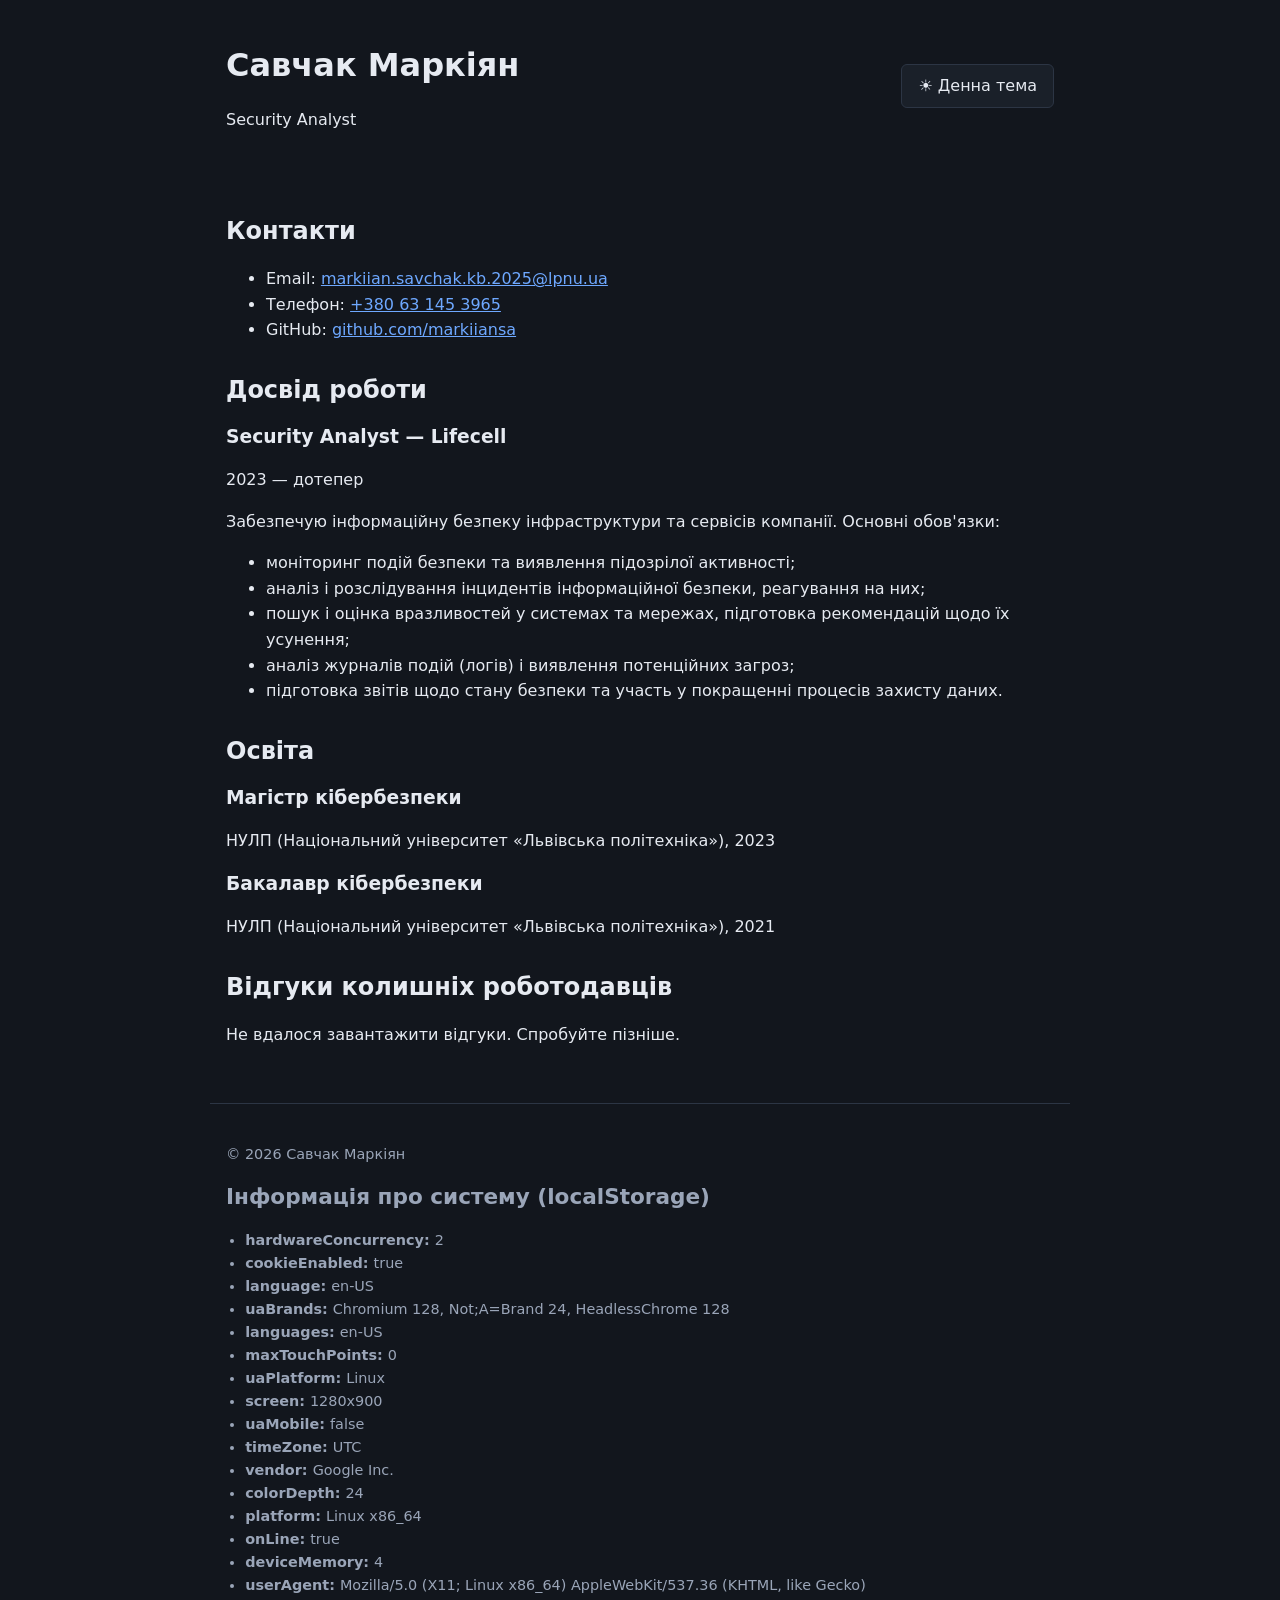
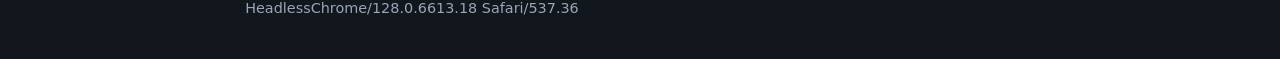
<file: index.html>
<!DOCTYPE html>
<html lang="uk" data-theme="light">
<head>
  <meta charset="UTF-8">
  <meta name="viewport" content="width=device-width, initial-scale=1.0">
  <meta name="description" content="Резюме Савчака Маркіяна — Security Analyst">
  <title>Резюме — Савчак Маркіян</title>
  <link rel="stylesheet" href="css/style.css">
</head>
<body>
  <header>
    <div>
      <h1>Савчак Маркіян</h1>
      <p>Security Analyst</p>
    </div>
    <button id="theme-toggle" type="button" aria-label="Перемкнути тему">🌙 Нічна тема</button>
  </header>

  <main>
    <section id="contacts">
      <h2>Контакти</h2>
      <ul>
        <li>Email: <a href="mailto:markiian.savchak.kb.2025@lpnu.ua">markiian.savchak.kb.2025@lpnu.ua</a></li>
        <li>Телефон: <a href="tel:+380631453965">+380 63 145 3965</a></li>
        <li>GitHub: <a href="https://github.com/markiiansa" target="_blank" rel="noopener noreferrer">github.com/markiiansa</a></li>
      </ul>
    </section>

    <section id="experience">
      <h2>Досвід роботи</h2>
      <article>
        <h3>Security Analyst — Lifecell</h3>
        <p><time datetime="2023">2023</time> — дотепер</p>
        <p>Забезпечую інформаційну безпеку інфраструктури та сервісів компанії. Основні обов'язки:</p>
        <ul>
          <li>моніторинг подій безпеки та виявлення підозрілої активності;</li>
          <li>аналіз і розслідування інцидентів інформаційної безпеки, реагування на них;</li>
          <li>пошук і оцінка вразливостей у системах та мережах, підготовка рекомендацій щодо їх усунення;</li>
          <li>аналіз журналів подій (логів) і виявлення потенційних загроз;</li>
          <li>підготовка звітів щодо стану безпеки та участь у покращенні процесів захисту даних.</li>
        </ul>
      </article>
    </section>

    <section id="education">
      <h2>Освіта</h2>
      <article>
        <h3>Магістр кібербезпеки</h3>
        <p>НУЛП (Національний університет «Львівська політехніка»), <time datetime="2023">2023</time></p>
      </article>
      <article>
        <h3>Бакалавр кібербезпеки</h3>
        <p>НУЛП (Національний університет «Львівська політехніка»), <time datetime="2021">2021</time></p>
      </article>
    </section>

    <section id="reviews">
      <h2>Відгуки колишніх роботодавців</h2>
      <p id="reviews-status">Завантаження відгуків…</p>
      <div id="reviews-list"></div>
    </section>
  </main>

  <footer>
    <p>&copy; 2026 Савчак Маркіян</p>
    <h2>Інформація про систему (localStorage)</h2>
    <ul id="storage-info"></ul>
  </footer>

  <!-- Модальне вікно зворотного зв'язку (з'являється через 1 хвилину) -->
  <div id="feedback-modal" class="modal" role="dialog" aria-modal="true" aria-labelledby="feedback-title" hidden>
    <div class="modal-content">
      <h2 id="feedback-title">Зворотний зв'язок</h2>
      <!-- Замініть YOUR_FORM_ID на endpoint зі свого акаунта Formspree -->
      <form action="https://formspree.io/f/YOUR_FORM_ID" method="POST">
        <label>Ім'я
          <input type="text" name="name" required>
        </label>
        <label>Email
          <input type="email" name="email" required>
        </label>
        <label>Номер телефону
          <input type="tel" name="phone" required>
        </label>
        <label>Повідомлення
          <textarea name="message" rows="4" required></textarea>
        </label>
        <div class="modal-actions">
          <button type="submit">Надіслати</button>
          <button type="button" id="modal-close">Закрити</button>
        </div>
      </form>
    </div>
  </div>

  <script src="js/script.js"></script>
</body>
</html>
</file>
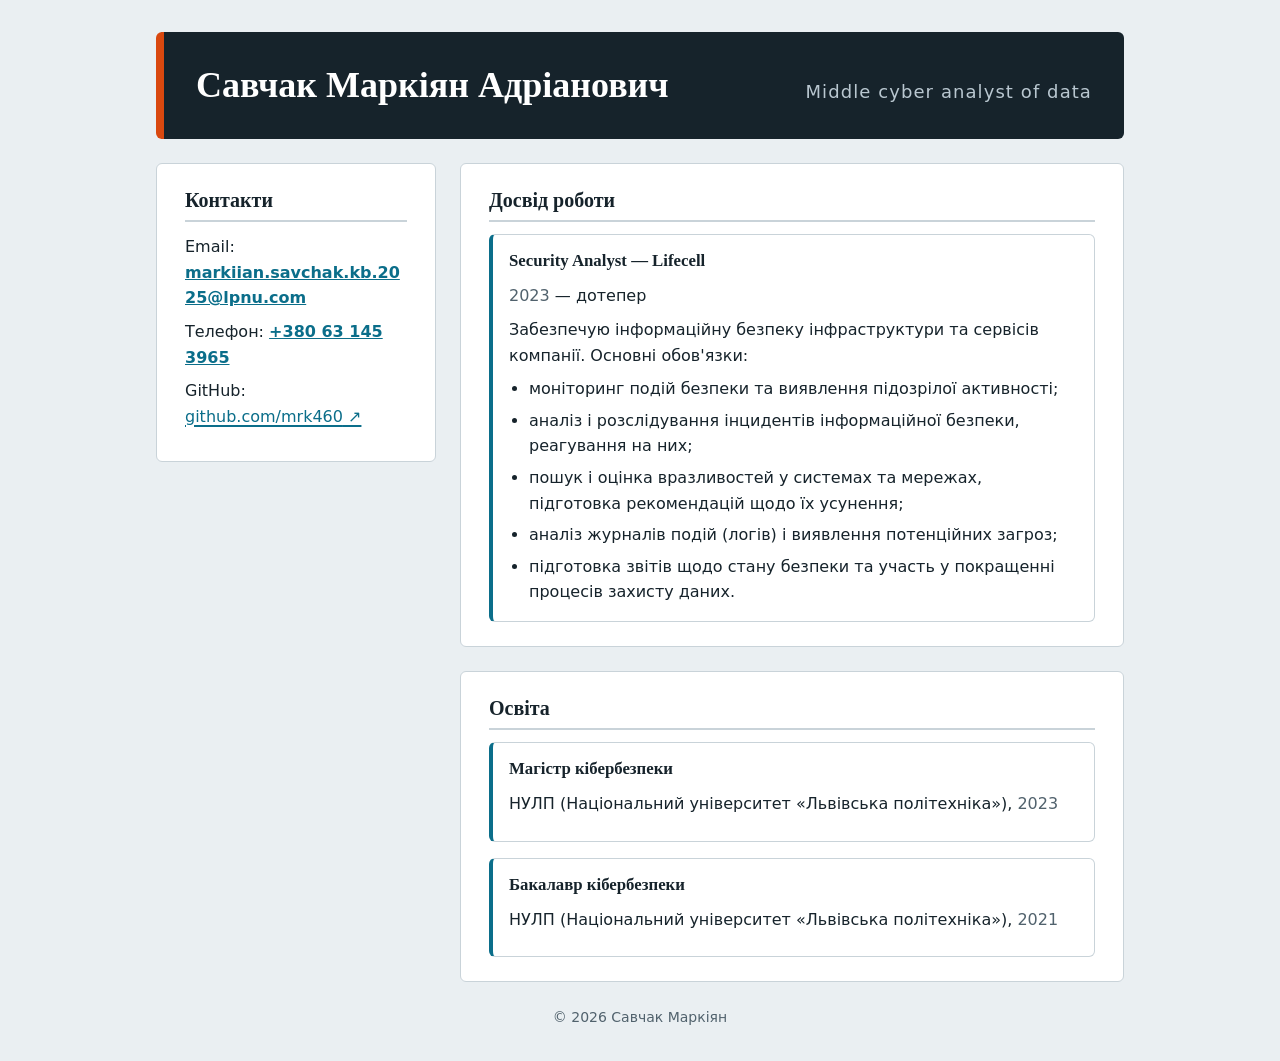
<file: lab_3/index.html>
<!DOCTYPE html>
<html lang="uk">
<head>
<meta charset="UTF-8">
<meta name="viewport" content="width=device-width, initial-scale=1.0">
<meta name="description" content="Резюме Савчака Маркіяна — Middle cyber analyst of data">
<title>Резюме — Савчак Маркіян</title>

<!-- 1. ЗОВНІШНІ стилі (основна частина правил у styles.css) -->
<link rel="stylesheet" href="styles.css">

<!-- 2. ВНУТРІШНІ стилі (один блок у <head>) -->
<style>
  time {
    color: var(--muted);
    font-variant-numeric: tabular-nums;
  }
</style>
</head>
<body>

<header class="hero">
<h1>Савчак Маркіян Адріанович</h1>
<!-- 3. ВБУДОВАНІ (inline) стилі: один раз, на конкретному елементі -->
<p class="role" style="letter-spacing: 0.06em;">Middle cyber analyst of data</p>
</header>

<main>

<section id="contacts">
<h2>Контакти</h2>
<ul class="contact-list">
<li>Email: <a href="mailto:markiian.savchak.kb.2025@lpnu.com">markiian.savchak.kb.2025@lpnu.com</a></li>
<li>Телефон: <a href="tel:+380631453965">+380 63 145 3965</a></li>
<li>GitHub: <a href="https://github.com/mrk460" target="_blank" rel="noopener noreferrer">github.com/mrk460</a></li>
</ul>
</section>

<section id="experience">
<h2>Досвід роботи</h2>
<article class="entry">
<h3>Security Analyst — Lifecell</h3>
<p><time datetime="2023">2023</time> — дотепер</p>
<p>Забезпечую інформаційну безпеку інфраструктури та сервісів компанії. Основні обов'язки:</p>
<ul class="duties">
<li>моніторинг подій безпеки та виявлення підозрілої активності;</li>
<li>аналіз і розслідування інцидентів інформаційної безпеки, реагування на них;</li>
<li>пошук і оцінка вразливостей у системах та мережах, підготовка рекомендацій щодо їх усунення;</li>
<li>аналіз журналів подій (логів) і виявлення потенційних загроз;</li>
<li>підготовка звітів щодо стану безпеки та участь у покращенні процесів захисту даних.</li>
</ul>
</article>
</section>

<section id="education">
<h2>Освіта</h2>
<article class="entry">
<h3>Магістр кібербезпеки</h3>
<p>НУЛП (Національний університет «Львівська політехніка»), <time datetime="2023">2023</time></p>
</article>
<article class="entry">
<h3>Бакалавр кібербезпеки</h3>
<p>НУЛП (Національний університет «Львівська політехніка»), <time datetime="2021">2021</time></p>
</article>
</section>

</main>

<footer class="site-footer">
<p>&copy; 2026 Савчак Маркіян</p>
</footer>

</body>
</html>
</file>
<file: css/style.css>
:root {
  --bg: #f6f7f9;
  --surface: #ffffff;
  --text: #1c2330;
  --muted: #5b6678;
  --accent: #1b5fd1;
  --border: #d9dee7;
}
[data-theme="dark"] {
  --bg: #12161d;
  --surface: #1a2029;
  --text: #e6eaf1;
  --muted: #9aa5b8;
  --accent: #6ea8ff;
  --border: #2c3544;
}
* { box-sizing: border-box; }
body {
  margin: 0;
  font-family: system-ui, -apple-system, "Segoe UI", Roboto, sans-serif;
  line-height: 1.6;
  background: var(--bg);
  color: var(--text);
  transition: background .25s, color .25s;
}
header, main, footer { max-width: 860px; margin: 0 auto; padding: 1.5rem 1rem; }
header { display: flex; justify-content: space-between; align-items: center; gap: 1rem; }
h1, h2, h3 { line-height: 1.25; }
section { margin-bottom: 2rem; }
a { color: var(--accent); }
button {
  font: inherit;
  padding: .5rem 1rem;
  border: 1px solid var(--border);
  border-radius: 6px;
  background: var(--surface);
  color: var(--text);
  cursor: pointer;
}
button:hover { border-color: var(--accent); }
button:focus-visible, input:focus-visible, textarea:focus-visible { outline: 2px solid var(--accent); outline-offset: 2px; }

.review {
  background: var(--surface);
  border: 1px solid var(--border);
  border-radius: 8px;
  padding: 1rem;
  margin-bottom: .75rem;
}
.review h3 { margin: 0 0 .25rem; font-size: 1.05rem; }
.review .author { color: var(--muted); font-size: .9rem; margin: 0 0 .5rem; }
.review p { margin: 0; }

footer { border-top: 1px solid var(--border); color: var(--muted); font-size: .9rem; }
#storage-info { padding-left: 1.2rem; word-break: break-word; }

.modal {
  position: fixed; inset: 0;
  background: rgba(0, 0, 0, .55);
  display: flex; align-items: center; justify-content: center;
  padding: 1rem; z-index: 100;
}
.modal[hidden] { display: none; }
.modal-content {
  background: var(--surface);
  color: var(--text);
  border: 1px solid var(--border);
  border-radius: 10px;
  padding: 1.5rem;
  width: 100%; max-width: 440px;
}
.modal-content label { display: block; margin-bottom: .75rem; }
.modal-content input, .modal-content textarea {
  display: block; width: 100%;
  margin-top: .25rem; padding: .5rem;
  font: inherit;
  border: 1px solid var(--border); border-radius: 6px;
  background: var(--bg); color: var(--text);
}
.modal-actions { display: flex; gap: .5rem; justify-content: flex-end; }
</file>
<file: lab_3/styles.css>
/* ==========================================================
   Лабораторна робота №3, Частина 1: зовнішні стилі для index.html
   Зміст:
     1. Змінні
     2. Базові стилі (селектори тегів)
     3. Шапка (клас, Flexbox)
     4. Макет сторінки (CSS Grid, ID-селектори)
     5. Записи досвіду й освіти (клас, псевдокласи)
     6. Посилання (селектори атрибутів, псевдокласи)
     7. Адаптивність (медіазапит)
   ========================================================== */

/* ---------- 1. Змінні ---------- */
:root {
  --ink: #16232b;
  --paper: #eaeff2;
  --panel: #ffffff;
  --line: #c9d3d9;
  --muted: #51626d;
  --accent: #0b6e8a;
  --signal: #d9480f;
  --radius: 6px;
  --gap: 24px;
}

/* ---------- 2. Базові стилі: селектори тегів ---------- */
/* box-sizing: padding і border входять у задану ширину елемента */
*,
*::before,
*::after {
  box-sizing: border-box;
}

html {
  background: var(--paper);
}

body {
  max-width: 1000px;
  margin: 0 auto;
  padding: 32px 16px;
  color: var(--ink);
  font: 16px/1.6 system-ui, -apple-system, "Segoe UI", sans-serif;
}

h1,
h2,
h3 {
  margin: 0 0 12px;
  font-family: Georgia, "Times New Roman", serif;
  line-height: 1.2;
}

h2 {
  padding-bottom: 8px;
  border-bottom: 2px solid var(--line);
  font-size: 1.25rem;
}

h3 {
  font-size: 1.05rem;
}

p {
  margin: 0 0 12px;
  max-width: 68ch;
}

ul {
  margin: 0;
  padding: 0;
  list-style: none;
}

/* ---------- 3. Шапка: клас + Flexbox ---------- */
.hero {
  display: flex;
  flex-wrap: wrap;
  justify-content: space-between;
  align-items: flex-end;
  gap: 8px 24px;
  margin-bottom: var(--gap);
  padding: 32px;
  border-left: 8px solid var(--signal);
  border-radius: var(--radius);
  background: var(--ink);
  color: #fff;
}

.hero h1 {
  margin: 0;
  font-size: 2.25rem;
}

.role {
  margin: 0;
  color: #b9c7d0;
  font-size: 1.125rem;
}

/* ---------- 4. Макет сторінки: CSS Grid + ID-селектори ---------- */
main {
  display: grid;
  grid-template-columns: 280px 1fr;
  grid-template-areas:
    "side exp"
    "side edu";
  gap: var(--gap);
  align-items: start;
}

#contacts {
  grid-area: side;
}

#experience {
  grid-area: exp;
}

#education {
  grid-area: edu;
}

#contacts,
#experience,
#education {
  padding: 24px 28px;
  border: 1px solid var(--line);
  border-radius: var(--radius);
  background: var(--panel);
}

.contact-list li {
  margin-bottom: 8px;
  overflow-wrap: anywhere;
}

/* ---------- 5. Записи досвіду й освіти ---------- */
.entry {
  margin: 0 0 16px;
  padding: 16px;
  border: 1px solid var(--line);
  border-left: 4px solid var(--accent);
  border-radius: var(--radius);
}

.entry p {
  margin-bottom: 8px;
}

.duties {
  padding-left: 20px;
  list-style: disc;
}

.duties li {
  margin-bottom: 6px;
}

/* Псевдоклас 1: :last-child, прибираємо зайвий відступ внизу */
.entry:last-child,
.duties li:last-child {
  margin-bottom: 0;
}

/* Псевдоклас 2: :hover, підсвічування запису при наведенні */
.entry:hover {
  background: var(--paper);
}

.site-footer {
  margin-top: var(--gap);
  color: var(--muted);
  font-size: 0.875rem;
  text-align: center;
}

.site-footer p {
  margin: 0 auto;
}

/* ---------- 6. Посилання ---------- */
a {
  color: var(--accent);
}

/* Селектори атрибутів */
a[href^="mailto:"],
a[href^="tel:"] {
  font-weight: 600;
}

a[href^="https://"] {
  text-decoration-thickness: 2px;
  text-underline-offset: 3px;
}

a[target="_blank"]::after {
  content: " ↗";
}

/* Псевдокласи для посилань */
a:hover {
  color: var(--signal);
}

a:focus-visible {
  outline: 3px solid var(--signal);
  outline-offset: 2px;
}

/* ---------- 7. Адаптивність: медіазапит ---------- */
/* На вузькому екрані: одна колонка, шапка стовпчиком */
@media (max-width: 720px) {
  body {
    padding: 16px 12px;
  }

  .hero {
    flex-direction: column;
    align-items: flex-start;
    padding: 24px 20px;
  }

  .hero h1 {
    font-size: 1.75rem;
  }

  main {
    grid-template-columns: 1fr;
    grid-template-areas:
      "side"
      "exp"
      "edu";
  }

  #contacts,
  #experience,
  #education {
    padding: 20px 16px;
  }
}
</file>
